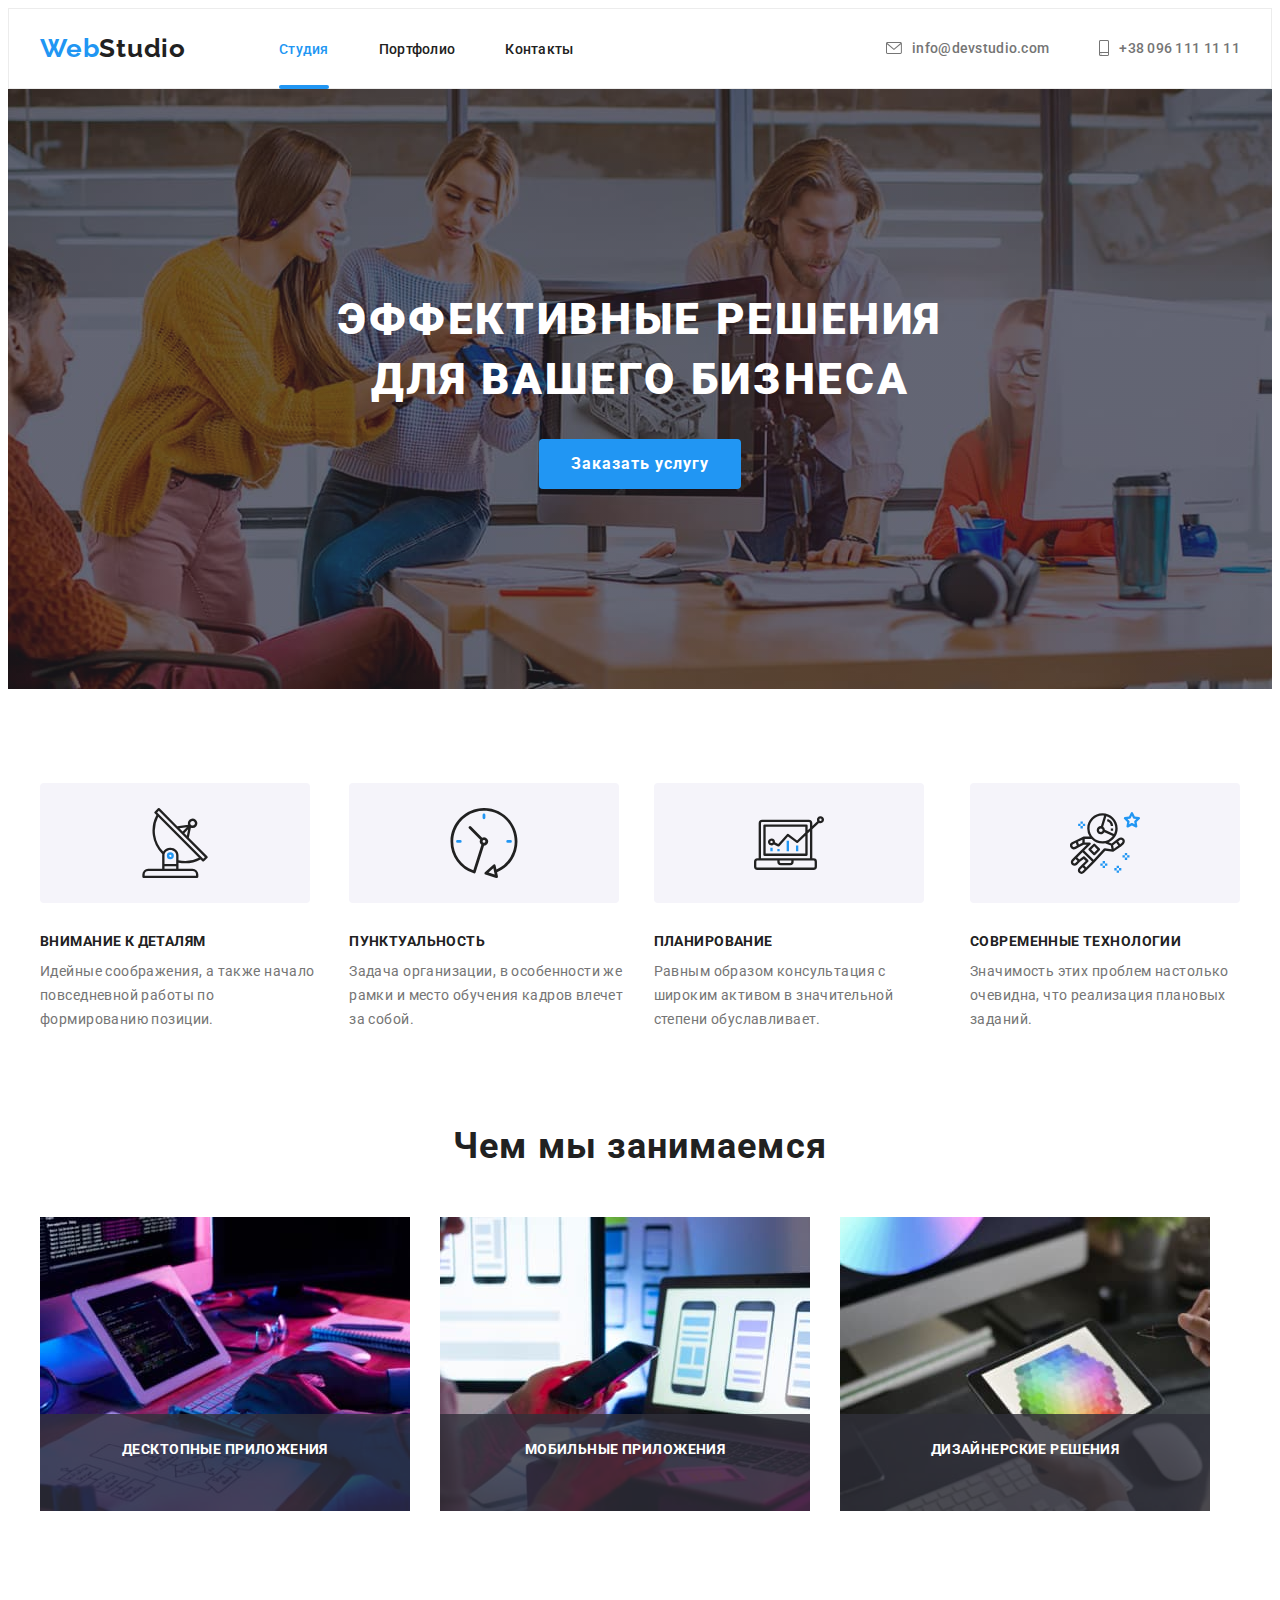
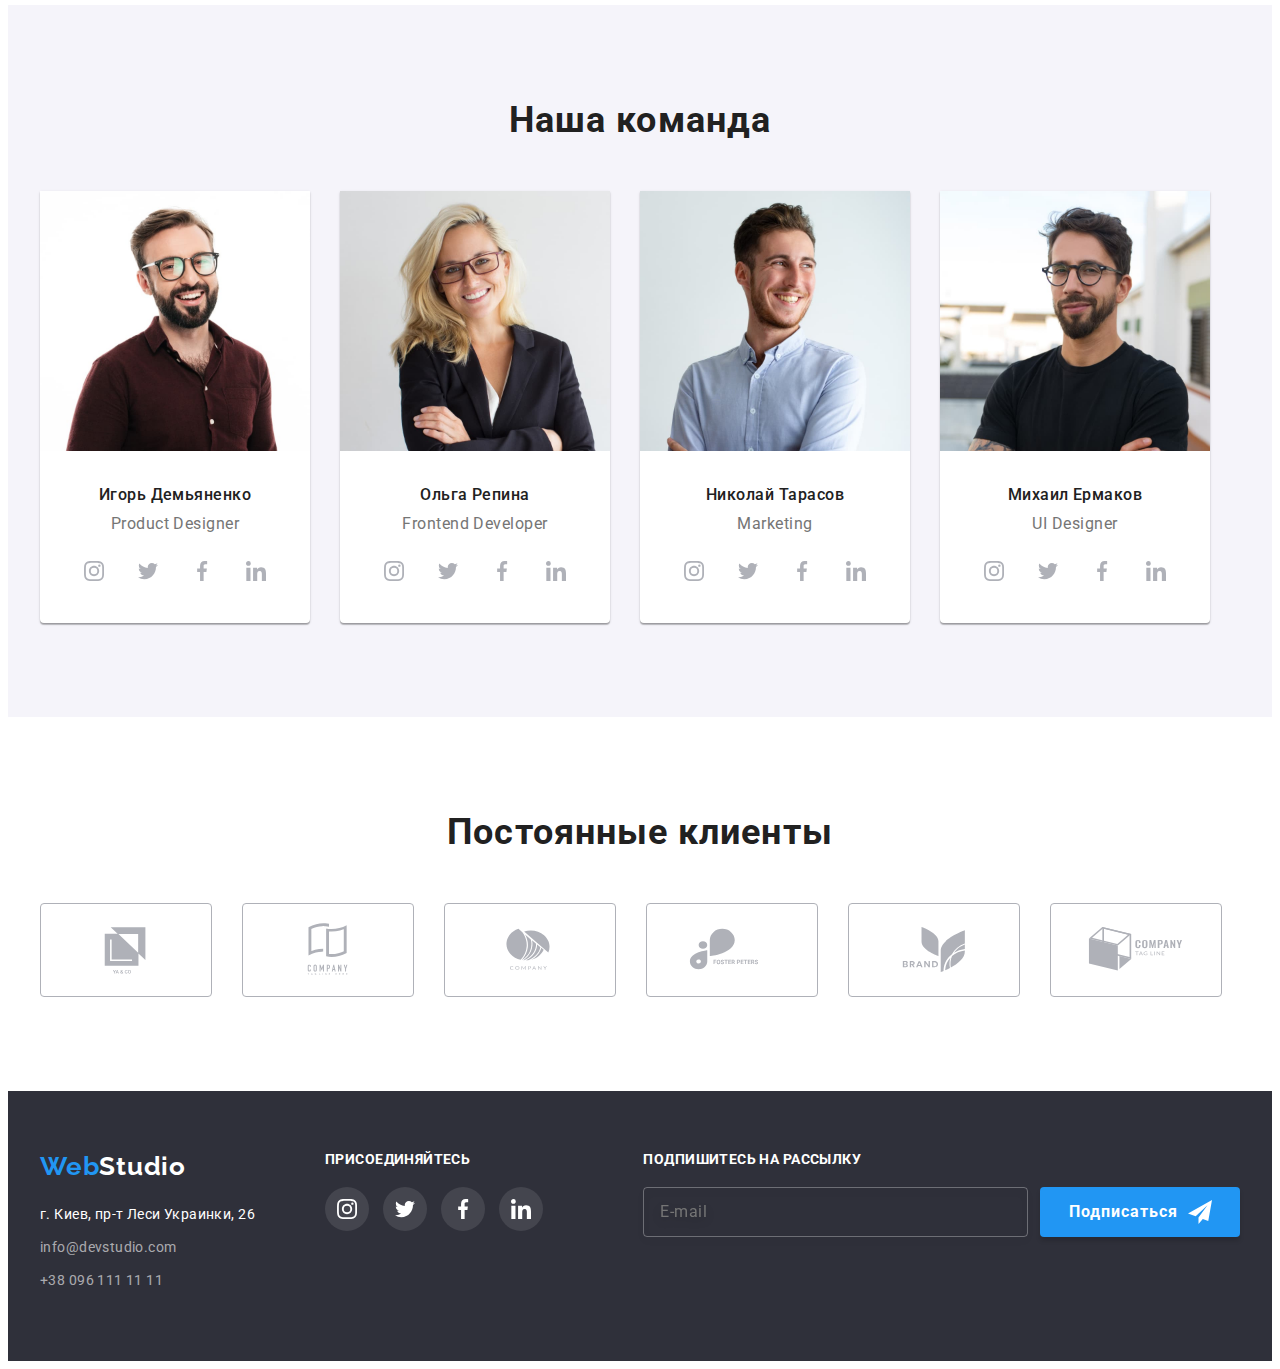
<file: index.html>
<!DOCTYPE html>
<html lang="en">
<head>
    <meta charset="UTF-8">
    <meta http-equiv="X-UA-Compatible" content="IE=edge">
    <meta name="viewport" content="width=device-width, initial-scale=1.0">
    <title>Document</title>
    <link rel="preconnect" href="https://fonts.googleapis.com">
    <link rel="preconnect" href="https://fonts.gstatic.com" crossorigin>
    <link href="https://fonts.googleapis.com/css2?family=Raleway:wght@700&family=Roboto:wght@400;500;700;900&display=swap"
        rel="stylesheet">

        <link rel="stylesheet" href="https://cdnjs.cloudflare.com/ajax/libs/modern-normalize/1.1.0/modern-normalize.min.css"
            integrity="sha512-wpPYUAdjBVSE4KJnH1VR1HeZfpl1ub8YT/NKx4PuQ5NmX2tKuGu6U/JRp5y+Y8XG2tV+wKQpNHVUX03MfMFn9Q=="
            crossorigin="anonymous" referrerpolicy="no-referrer" />
    <link rel="stylesheet" href="./css/main.min.css">
</head>
<body>
 <header class="header">
     <div class="container header-container">
        <nav class="navigation">
     <a href="" class="logo">Web<span class="logo-inner">Studio</span></a>
     <ul class="list-header">
         <li class="list-header__item">
             <a href="" class="list-header__link active-page current">Студия</a>
         </li>
         <li class="list-header__item">
             <a href="./portfolio.html" class="list-header__link">Портфолио</a>
         </li>
         <li class="list-header__item">
             <a href="" class="list-header__link">Контакты</a>
         </li>
        </ul>
        </nav>
        <ul class="list-header auth-nav">
         <li class="list-header__item">
             <a  class="list-header__addres" href="mailto:info@devstudio.com">
                 <svg class="list-header__icon" width="16" height="16">
                     <use href="images/symbol-defs.svg#icon-envelope"></use>
                 </svg>info@devstudio.com</a>
         </li>
         <li class="list-header__item">
             <a class="list-header__addres" href=""><svg class="list-header__icon" width="10" height="16">
                 <use href="images/symbol-defs.svg#icon-smartphone"></use>
             </svg>+38 096 111 11 11</a>
         </li>
     </ul>
    </div>
 </header>
 <main>
     <section class="hero overlay">
        <div class="container hero-button">
       <h1 class="hero__title">Эффективные решения для вашего бизнеса</h1>
       <button data-modal-open type="button" class="hero__btn">Заказать услугу</button>
    </div>
    <div data-modal class="backdrop is-hidden">
        <div class="modal">
            <button data-modal-close class="modal__close">
                <svg class="modal__icon" width="11px" height="11px">
                    <use href="./images/symbol-defs.svg#icon-Vector"></use>
                </svg>
            </button>
            <form class="form">
                <p class="form__text">
                    Оставьте свои данные, мы вам перезвоним
                </p>
                <ul class="form__list">
                    <li class="form__item">
                        <label class="form-lable" for="name">Имя</label>
                        <input
                            class="form__input"
                            type="text"
                            name="name"
                            id="name"
                        />
                        <svg class="form__icon">
                            <use
                                href="./images/symbol-defs.svg#icon-person"
                                width="18"
                                height="18"
                            ></use>
                        </svg>
                    </li>
                    <li class="form__item">
                        <label class="form-lable" for="tel">Телефон</label>
                        <input
                            class="form__input"
                            type="tel"
                            name="tel"
                            id="tel"
                        />
                        <svg class="form__icon">
                            <use
                                href="./images/symbol-defs.svg#icon-phone"
                                width="18"
                                height="18"
                            ></use>
                        </svg>
                    </li>
                    <li class="form__item">
                        <label class="form-lable" for="mail">Почта</label>
                        <input
                            class="form__input"
                            type="email"
                            name="email"
                            id="mail"
                        />
                        <svg class="form__icon">
                            <use
                                href="./images/symbol-defs.svg#icon-mail"
                                width="18"
                                height="18"
                            ></use>
                        </svg>
                    </li>
                    <li class="form__item">
                        <label class="form-lable" for="comment"
                            >Комментарий</label
                        >
                        <textarea
                            class="form__coment"
                            name="comment"
                            id="comment"
                            cols="30"
                            rows="10"
                            placeholder="Введите текст"
                        ></textarea>
                    </li>
                </ul>
                <label class="form-lable checkbox-lable">
                    <input
                        class="checkbox-lable__checkbox"
                        type="checkbox"
                        name="checkbox"
                    /><svg class="checkbox-lable__icon">
                        <use href="./images/symbol-defs.svg#icon-check"></use>
                    </svg>
                    Соглашаюсь с рассылкой и принимаю
                    <a
                        class="checkbox-lable__link"
                        href=""
                        target="_blank"
                        >Условия договора</a
                    ></label
                >
                <button class="button-form" type="submit">Отправить</button>
            </form>
        </div>
    </div>
     </section>
     <section class="about section">
         <div class="container">
        <h2 class="visually-hidden">Наши преимущества</h2>
         <ul class="list-slogan">
             <li class="list-slogan__content">
                 <div class="list-slogan__card">
                     <svg class="list-slogan__icon" width="70" height="70">
                         <use href="images/symbol-defs.svg#icon-antenna-1"></use>
                     </svg>
                 </div>
                 <h3 class="list-slogan__title">Внимание к деталям</h3>
                 <p class="list-slogan__text">Идейные соображения, а также начало повседневной работы по формированию позиции.</p>
             </li>
             <li class="list-slogan__content">
                <div class="list-slogan__card">
                    <svg class="list-slogan__icon" width="70" height="70">
                        <use href="images/symbol-defs.svg#icon-clock-1"></use>
                    </svg>
                </div>
                 <h3 class="list-slogan__title">Пунктуальность</h3>
                 <p class="list-slogan__text">Задача организации, в особенности же рамки и место обучения кадров влечет за собой.</p>
             </li>
             <li class="list-slogan__content">
                <div class="list-slogan__card">
                    <svg class="list-slogan__icon" width="70" height="70">
                        <use href="images/symbol-defs.svg#icon-diagram-1"></use>
                    </svg>
                </div>
                 <h3 class="list-slogan__title">Планирование</h3>
                 <p class="list-slogan__text">Равным образом консультация с широким активом в значительной степени обуславливает.</p>
             </li>
             <li class="list-slogan__content">
                <div class="list-slogan__card">
                    <svg class="list-slogan__icon" width="70" height="70">
                        <use href="images/symbol-defs.svg#icon-astronaut-1"></use>
                    </svg>
                </div>
                 <h3 class="list-slogan__title">Современные технологии</h3>
                 <p class="list-slogan__text">Значимость этих проблем настолько очевидна, что реализация плановых заданий.</p>
             </li>
         </ul>
        </div>
     </section>
     <section class="work section">
         <div class="container">
         <h2 class="caption">Чем мы занимаемся</h2>
         <ul class="work__list">
             <li class="work__img">
                 <img src="./images/box-1.jpg" alt="процесс написания кода" width="370">
                 <h3 class="work__overley">Десктопные приложения</h3>
             </li>
             <li class="work__img">
                 <img src="./images/box-2.jpg" alt="мобильная разработка" width="370">
                <h3 class="work__overley">Мобильные приложения</h3>
             </li>
             <li class="work__img">
                 <img src="./images/box-3.jpg" alt="графический дизайн" width="370">
                <h3 class="work__overley">Дизайнерские решения</h3>
             </li>
         </ul>
        </div>
     </section>
     <section class="staff section">
         <div class="container">
        <h2 class="caption">Наша команда</h2>
         <ul class="list-staff staff-element">
             <li class="list-staff__img">
                 <img src="./images/staff-1.jpg" alt="фото дизайнера" width="270">
            <div class="list-staff__content">
                 <h3 class="list-staff__caption">Игорь Демьяненко</h3>
                 <p class="list-staff__desc">Product Designer</p>
                 <ul class="list-social-media">
                     <li class="list-social-media__item">
                         <a href="" class="list-social-media__link">
                             <svg class="list-social-media__icon" width="20" height="20">
                                 <use href="images/symbol-defs.svg#icon-instagram-2"></use>
                             </svg>
                         </a>
                     </li>
                    <li class="list-social-media__item">
                        <a href="" class="list-social-media__link">
                            <svg class="list-social-media__icon" width="20" height="20">
            <use href="images/symbol-defs.svg#icon-twitter-1"></use>
        </svg>
    </a>
                    </li>
                    <li class="list-social-media__item">
    <a href="" class="list-social-media__link">
        <svg class="list-social-media__icon" width="20" height="20">
            <use href="images/symbol-defs.svg#icon-facebook-1"></use>
        </svg>
    </a>
                    </li>
                    <li class="list-social-media__item">
    <a href="" class="list-social-media__link">
        <svg class="list-social-media__icon" width="20" height="20">
            <use href="images/symbol-defs.svg#icon-linkedin-1"></use>
        </svg>
    </a>
                    </li>
                 </ul>
                </div>
             </li>
             <li class="list-staff__img">
                 <img src="./images/staff-2.jpg" alt="фото разработчика" width="270">
                <div class="list-staff__content">
                 <h3 class="list-staff__caption">Ольга Репина</h3>
                 <p class="list-staff__desc">Frontend Developer</p>
                                <ul class="list-social-media">
                                    <li class="list-social-media__item">
                                        <a href="" class="list-social-media__link">
                                            <svg class="list-social-media__icon" width="20" height="20">
                                                <use href="images/symbol-defs.svg#icon-instagram-2"></use>
                                            </svg>
                                        </a>
                                    </li>
                                    <li class="list-social-media__item">
                                        <a href="" class="list-social-media__link">
                                            <svg class="list-social-media__icon" width="20" height="20">
                                                <use href="images/symbol-defs.svg#icon-twitter-1"></use>
                                            </svg>
                                        </a>
                                    </li>
                                    <li class="list-social-media__item">
                                        <a href="" class="list-social-media__link">
                                            <svg class="list-social-media__icon" width="20" height="20">
                                                <use href="images/symbol-defs.svg#icon-facebook-1"></use>
                                            </svg>
                                        </a>
                                    </li>
                                    <li class="list-social-media__item">
                                        <a href="" class="list-social-media__link">
                                            <svg class="list-social-media__icon" width="20" height="20">
                                                <use href="images/symbol-defs.svg#icon-linkedin-1"></use>
                                            </svg>
                                        </a>
                                    </li>
                                </ul>
                </div>
             </li>
             <li class="list-staff__img">
                 <img src="./images/staff-3.jpg" alt="фото маркетолога" width="270">
                <div class="list-staff__content">
                 <h3 class="list-staff__caption">Николай Тарасов</h3>
                 <p class="list-staff__desc">Marketing</p>
                                <ul class="list-social-media">
                                    <li class="list-social-media__item">
                                        <a href="" class="list-social-media__link">
                                            <svg class="list-social-media__icon" width="20" height="20">
                                                <use href="images/symbol-defs.svg#icon-instagram-2"></use>
                                            </svg>
                                        </a>
                                    </li>
                                    <li class="list-social-media__item">
                                        <a href="" class="list-social-media__link">
                                            <svg class="list-social-media__icon" width="20" height="20">
                                                <use href="images/symbol-defs.svg#icon-twitter-1"></use>
                                            </svg>
                                        </a>
                                    </li>
                                    <li class="list-social-media__item">
                                        <a href="" class="list-social-media__link">
                                            <svg class="list-social-media__icon" width="20" height="20">
                                                <use href="images/symbol-defs.svg#icon-facebook-1"></use>
                                            </svg>
                                        </a>
                                    </li>
                                    <li class="list-social-media__item">
                                        <a href="" class="list-social-media__link">
                                            <svg class="list-social-media__icon" width="20" height="20">
                                                <use href="images/symbol-defs.svg#icon-linkedin-1"></use>
                                            </svg>
                                        </a>
                                    </li>
                                </ul>
                </div>
             </li>
             <li class="list-staff__img">
                 <img src="./images/staff-4.jpg" alt="фото дизайнера" width="270">
                <div class="list-staff__content">
                 <h3 class="list-staff__caption">Михаил Ермаков</h3>
                 <p class="list-staff__desc">UI Designer</p>
                                <ul class="list-social-media">
                                    <li class="list-social-media__item">
                                        <a href="" class="list-social-media__link">
                                            <svg class="list-social-media__icon" width="20" height="20">
                                                <use href="images/symbol-defs.svg#icon-instagram-2"></use>
                                            </svg>
                                        </a>
                                    </li>
                                    <li class="list-social-media__item">
                                        <a href="" class="list-social-media__link">
                                            <svg class="list-social-media__icon" width="20" height="20">
                                                <use href="images/symbol-defs.svg#icon-twitter-1"></use>
                                            </svg>
                                        </a>
                                    </li>
                                    <li class="list-social-media__item">
                                        <a href="" class="list-social-media__link">
                                            <svg class="list-social-media__icon" width="20" height="20">
                                                <use href="images/symbol-defs.svg#icon-facebook-1"></use>
                                            </svg>
                                        </a>
                                    </li>
                                    <li class="list-social-media__item">
                                        <a href="" class="list-social-media__link">
                                            <svg class="list-social-media__icon" width="20" height="20">
                                                <use href="images/symbol-defs.svg#icon-linkedin-1"></use>
                                            </svg>
                                        </a>
                                    </li>
                                </ul>
                </div>
             </li>
         </ul>
        </div>
     </section>
 <section class="section-clients section">
     <div class="container">
         <h2 class="caption">Постоянные клиенты</h2>
<ul class="list-clients">
    <li class="list-clients__item">
        <a href="" class="list-clients__link">
            <svg class="list-clients__icon" width="106" height="60">
                <use href="images/symbol-defs.svg#icon-Logo"></use>
            </svg>
        </a>
    </li>
    <li class="list-clients__item">
        <a href="" class="list-clients__link">
            <svg class="list-clients__icon" width="106" height="60">
                <use href="images/symbol-defs.svg#icon-Logo-1"></use>
            </svg>
        </a>
    </li>
    <li class="list-clients__item">
        <a href="" class="list-clients__link">
            <svg class="list-clients__icon" width="106" height="60">
                <use href="images/symbol-defs.svg#icon-Logo-2"></use>
            </svg>
        </a>
    </li>
    <li class="list-clients__item">
        <a href="" class="list-clients__link">
            <svg class="list-clients__icon" width="106" height="60">
                <use href="images/symbol-defs.svg#icon-Logo-3"></use>
            </svg>
        </a>
    </li>
    <li class="list-clients__item">
        <a href="" class="list-clients__link">
            <svg class="list-clients__icon" width="106" height="60">
                <use href="images/symbol-defs.svg#icon-Logo-4"></use>
            </svg>
        </a>
    </li>
    <li class="list-clients__item">
        <a href="" class="list-clients__link">
            <svg class="list-clients__icon" width="106" height="60">
                <use href="images/symbol-defs.svg#icon-Logo-5"></use>
            </svg>
        </a>
    </li>
</ul>
     </div>
 </section>
</main>
<footer class="footer">
    <div class="container footer-container">
        <div>
    <a  class="logo-footer" href="">Web<span class="logo-footer-inner">Studio</span></a>
    <address class="footer-addres">г. Киев, пр-т Леси Украинки, 26</address>
    <ul class="list-footer">
<li class="list-footer__item">
    <a href="" class="list-footer__contact">info@devstudio.com</a>
</li>
<li class="list-footer__item">
    <a href="" class="list-footer__contact">+38 096 111 11 11</a>
</li>
    </ul>  
</div>
<div class="footer-join">
    <p class="join-text">присоединяйтесь</p>
    <ul class="footer-social-media">
        <li class="footer-social-media__item">
            <a href="" class="footer-social-media__link">
                <svg class="footer-social-media__icon" width="20" height="20">
                    <use href="images/symbol-defs.svg#icon-instagram-2"></use>
                </svg>
            </a>
        </li>
        <li class="footer-social-media__item">
            <a href="" class="footer-social-media__link">
                <svg class="footer-social-media__icon" width="20" height="20">
                    <use href="images/symbol-defs.svg#icon-twitter-1"></use>
                </svg>
            </a>
        </li>
        <li class="footer-social-media__item">
            <a href="" class="footer-social-media__link">
                <svg class="footer-social-media__icon" width="20" height="20">
                    <use href="images/symbol-defs.svg#icon-facebook-1"></use>
                </svg>
            </a>
        </li>
        <li class="footer-social-media__item">
            <a href="" class="footer-social-media__link">
                <svg class="footer-social-media__icon" width="20" height="20">
                    <use href="images/symbol-defs.svg#icon-linkedin-1"></use>
                </svg>
            </a>
        </li>
    </ul>
    </div>
    <form class="form-mail">
        <p class="form-mail__title">Подпишитесь на рассылку</p>
        <div class="form-mail__block">
            <input
                type="text"
                name="email"
                id="email"
                placeholder="E-mail"
            />
            <button class="subscribe-btn" type="submit">
                Подписаться
                <svg class="subscribe-btn__icon" width="24" height="24">
                    <use href="./images/symbol-defs.svg#icon-telegram"></use>
                </svg>
            </button>
        </div>
    </form>
</div>
</footer>
<script src="./js/modal.js"></script>
</body>
</html>
</file>
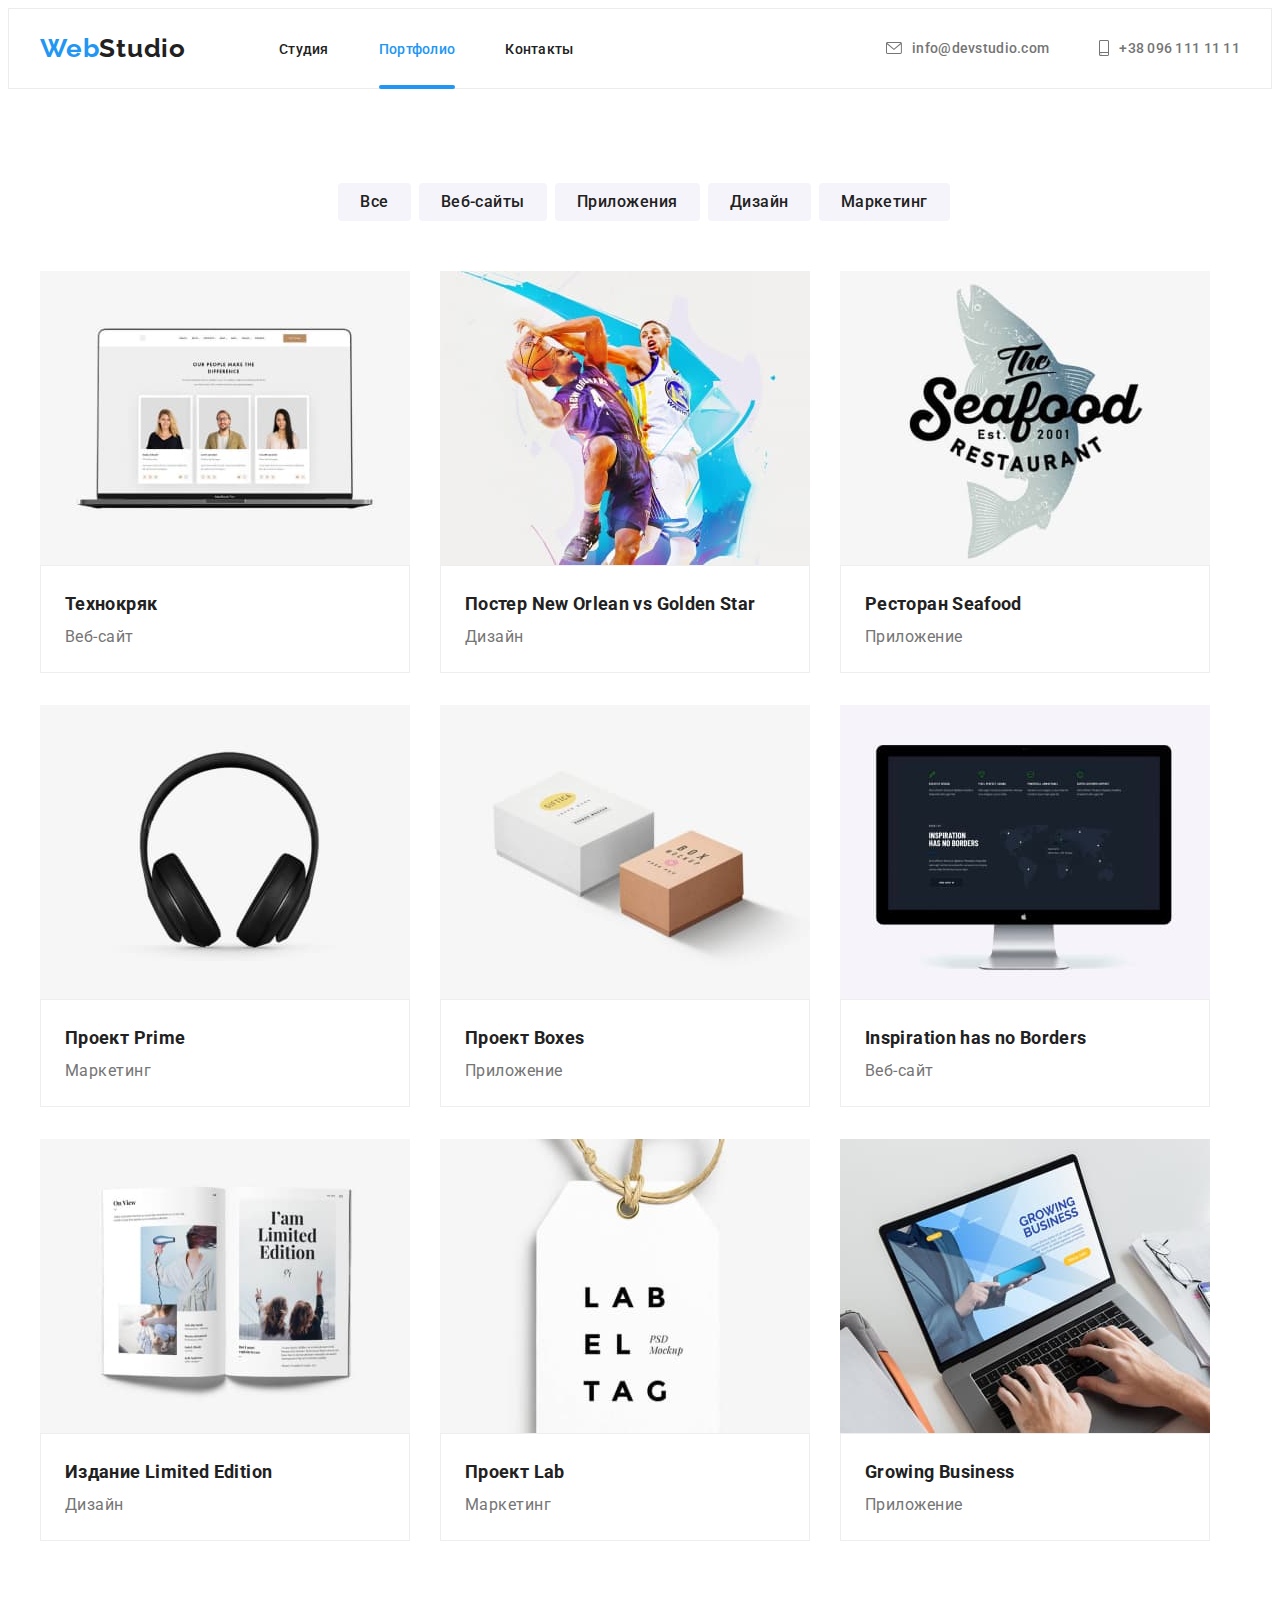
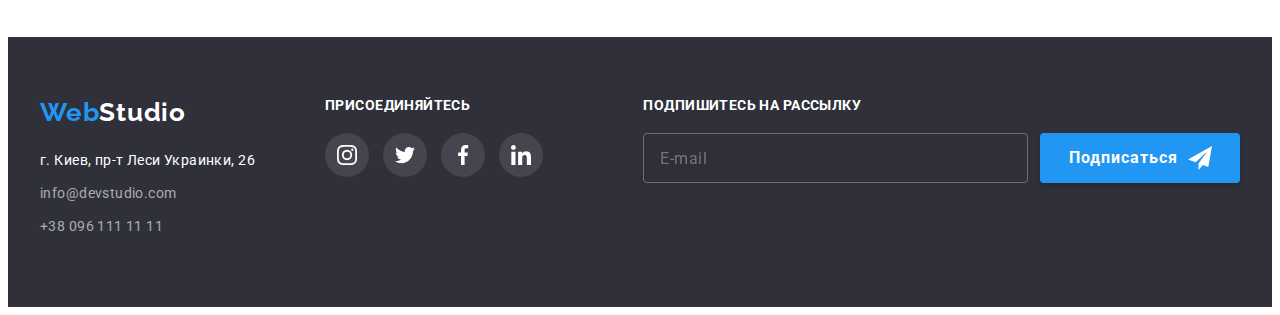
<file: portfolio.html>
<!DOCTYPE html>
<html lang="en">
<head>
    <meta charset="UTF-8">
    <meta http-equiv="X-UA-Compatible" content="IE=edge">
    <meta name="viewport" content="width=device-width, initial-scale=1.0">
    <title>Document</title>
        <link rel="preconnect" href="https://fonts.googleapis.com">
        <link rel="preconnect" href="https://fonts.gstatic.com" crossorigin>
        <link href="https://fonts.googleapis.com/css2?family=Raleway:wght@700&family=Roboto:wght@400;500;700;900&display=swap"
            rel="stylesheet">
            <link rel="stylesheet" href="https://cdnjs.cloudflare.com/ajax/libs/modern-normalize/1.1.0/modern-normalize.min.css"
                integrity="sha512-wpPYUAdjBVSE4KJnH1VR1HeZfpl1ub8YT/NKx4PuQ5NmX2tKuGu6U/JRp5y+Y8XG2tV+wKQpNHVUX03MfMFn9Q=="
                crossorigin="anonymous" referrerpolicy="no-referrer" />
        <link rel="stylesheet" href="./css/main.min.css">
</head>
<body>
<header class="header">
    <div class="container header-container">
        <nav class="navigation">
            <a href="" class="logo">Web<span class="logo-inner">Studio</span></a>
            <ul class="list-header">
                <li class="list-header__item">
                    <a href="./index.html" class="list-header__link">Студия</a>
                </li>
                <li class="list-header__item">
                    <a href="" class="list-header__link active-page current">Портфолио</a>
                </li>
                <li class="list-header__item">
                    <a href="" class="list-header__link">Контакты</a>
                </li>
            </ul>
        </nav>
        <ul class="list-header auth-nav">
            <li class="list-header__item">
                <a class="list-header__addres" href="mailto:info@devstudio.com">
                    <svg class="list-header__icon" width="16" height="16">
                        <use href="images/symbol-defs.svg#icon-envelope"></use>
                    </svg>info@devstudio.com</a>
            </li>
            <li class="list-header__item">
                <a class="list-header__addres" href=""><svg class="list-header__icon" width="10" height="16">
                        <use href="images/symbol-defs.svg#icon-smartphone"></use>
                    </svg>+38 096 111 11 11</a>
            </li>
        </ul>
    </div>
</header>
    <main>
        <section class="section">
        <div class="container">
        <h1 class="visually-hidden">Портфолио</h1>
        <ul class="btn">
            <li class="btn__navigation"><button type="button" class="btn__text">Все</button></li>
            <li class="btn__navigation"><button type="button" class="btn__text">Веб-сайты</button></li>
            <li class="btn__navigation"><button type="button" class="btn__text">Приложения</button></li>
            <li class="btn__navigation"><button type="button" class="btn__text">Дизайн</button></li>
            <li class="btn__navigation"><button type="button" class="btn__text">Маркетинг</button></li>
        </ul>
        <ul class="list-btn portfolio-element">
            <li class="portfolio-element__card">
                <a href="" class="portfolio-element__link">
                    <div class="project-description-translate">
                <img class="project-description-translate__image" src="./images/project-1.jpg" alt="Изображение сайта" width="370">
                <p class="project-description-translate__text">
                    Технокряк это современная площадка распространения коронавируса. Компании используют эту платформу для цифрового
                    шпионажа и атак на защищённые сервера конкурентов.
                </p>
                </div>
                <div class="context">
                <h2 class="context__item">Технокряк</h2>
                <p class="context__text">Веб-сайт</p>
                </div>
                </a>
            </li>
            <li class="portfolio-element__card">
                <a href="" class="portfolio-element__link">
                    <div class="project-description-translate">
                <img class="project-description-translate__image" src="./images/project-2.jpg" alt="Дизайн постера" width="370">
                <p class="project-description-translate__text">
                    Технокряк это современная площадка распространения коронавируса. Компании используют эту платформу для цифрового
                    шпионажа и атак на защищённые сервера конкурентов.
                </p>
                </div>
                <div class="context">
                <h2 class="context__item">Постер <span lang="en">New Orlean vs Golden Star</span></h2>
                <p class="context__text">Дизайн</p>
                </div>
                </a>
            </li>
            <li class="portfolio-element__card">
                <a href="" class="portfolio-element__link">
                    <div class="project-description-translate">
                <img class="project-description-translate__image" src="./images/project-3.jpg" alt="Логотип ресторана" width="370">
                <p class="project-description-translate__text">
                    Технокряк это современная площадка распространения коронавируса. Компании используют эту платформу для цифрового
                    шпионажа и атак на защищённые сервера конкурентов.
                </p>
                </div>
                <div class="context">
                <h2 class="context__item">Ресторан <span lang="en">Seafood</span></h2>
                <p class="context__text">Приложение</p>
                </div>
                </a>
            </li>
            <li class="portfolio-element__card">
                <a href="" class="portfolio-element__link">
                    <div class="project-description-translate">
                <img class="project-description-translate__image" src="./images/project-4.jpg" alt="Наушники" width="370">
                <p class="project-description-translate__text">
                    Технокряк это современная площадка распространения коронавируса. Компании используют эту платформу для цифрового
                    шпионажа и атак на защищённые сервера конкурентов.
                </p>
                </div>
                <div class="context">
                <h2 class="context__item">Проект <span lang="en">Prime</span></h2>
                <p class="context__text">Маркетинг</p>
                </div>
                </a>
            </li>
            <li class="portfolio-element__card">
                <a href="" class="portfolio-element__link">
                    <div class="project-description-translate">
                <img class="project-description-translate__image" src="./images/project-5.jpg" alt="Картонные коробки" width="370">
                <p class="project-description-translate__text">
                    Технокряк это современная площадка распространения коронавируса. Компании используют эту платформу для цифрового
                    шпионажа и атак на защищённые сервера конкурентов.
                </p>
                </div>
                <div class="context">
                <h2 class="context__item">Проект <span lang="en">Boxes</span></h2>
                <p class="context__text">Приложение</p>
                </div>
                </a>
            </li>
            <li class="portfolio-element__card">
                <a href="" class="portfolio-element__link">
                    <div class="project-description-translate">
                <img class="project-description-translate__image" src="./images/project-6.jpg" alt="Персональный компютер" width="370">
                <p class="project-description-translate__text">
                    Технокряк это современная площадка распространения коронавируса. Компании используют эту платформу для цифрового
                    шпионажа и атак на защищённые сервера конкурентов.
                </p>
                </div>
                <div class="context">
                <h2 class="context__item"> <span lang="en">Inspiration has no Borders</span></h2>
                <p class="context__text">Веб-сайт</p>
                </div>
                </a>
            </li>
            <li class="portfolio-element__card">
                <a href="" class="portfolio-element__link">
                    <div class="project-description-translate">
                <img class="project-description-translate__image" src="./images/project-7.jpg" alt="Книга" width="370">
                <p class="project-description-translate__text">
                    Технокряк это современная площадка распространения коронавируса. Компании используют эту платформу для цифрового
                    шпионажа и атак на защищённые сервера конкурентов.
                </p>
                </div>
                <div class="context">
                <h2 class="context__item">Издание <span lang="en">Limited Edition</span></h2>
                <p class="context__text">Дизайн</p>
                </div>
                </a>
            </li>
            <li class="portfolio-element__card">
                <a href="" class="portfolio-element__link">
                    <div class="project-description-translate">
                <img class="project-description-translate__image" src="./images/project-8.jpg" alt="Название проекта" width="370">
                <p class="project-description-translate__text">
                    Технокряк это современная площадка распространения коронавируса. Компании используют эту платформу для цифрового
                    шпионажа и атак на защищённые сервера конкурентов.
                </p>
                </div>
                <div class="context">
                <h2 class="context__item">Проект <span lang="en">Lab</span></h2>
                <p class="context__text">Маркетинг</p>
                </div>
                </a>
            </li>
            <li class="portfolio-element__card">
                <a href="" class="portfolio-element__link">
                    <div class="project-description-translate">
                <img class="project-description-translate__image" src="./images/project-9.jpg" alt="Ноутбук" width="370">
                <p class="project-description-translate__text">
                    Технокряк это современная площадка распространения коронавируса. Компании используют эту платформу для цифрового
                    шпионажа и атак на защищённые сервера конкурентов.
                </p>
                </div>
                <div class="context">
                <h2 class="context__item"><span lang="en">Growing Business</span></h2>
                <p class="context__text">Приложение</p>
                </div>
                </a>
            </li>
        </ul>
        </div>
        </section>
    </main>
<footer class="footer">
    <div class="container footer-container">
        <div>
            <a class="logo-footer" href="">Web<span class="logo-footer-inner">Studio</span></a>
            <address class="footer-addres">г. Киев, пр-т Леси Украинки, 26</address>
            <ul class="list-footer">
                <li class="list-footer__item">
                    <a href="" class="list-footer__contact">info@devstudio.com</a>
                </li>
                <li class="list-footer__item">
                    <a href="" class="list-footer__contact">+38 096 111 11 11</a>
                </li>
            </ul>
        </div>
        <div class="footer-join">
            <p class="join-text">присоединяйтесь</p>
            <ul class="footer-social-media">
                <li class="footer-social-media__item">
                    <a href="" class="footer-social-media__link">
                        <svg class="footer-social-media__icon" width="20" height="20">
                            <use href="images/symbol-defs.svg#icon-instagram-2"></use>
                        </svg>
                    </a>
                </li>
                <li class="footer-social-media__item">
                    <a href="" class="footer-social-media__link">
                        <svg class="footer-social-media__icon" width="20" height="20">
                            <use href="images/symbol-defs.svg#icon-twitter-1"></use>
                        </svg>
                    </a>
                </li>
                <li class="footer-social-media__item">
                    <a href="" class="footer-social-media__link">
                        <svg class="footer-social-media__icon" width="20" height="20">
                            <use href="images/symbol-defs.svg#icon-facebook-1"></use>
                        </svg>
                    </a>
                </li>
                <li class="footer-social-media__item">
                    <a href="" class="footer-social-media__link">
                        <svg class="footer-social-media__icon" width="20" height="20">
                            <use href="images/symbol-defs.svg#icon-linkedin-1"></use>
                        </svg>
                    </a>
                </li>
            </ul>
        </div>
        <form class="form-mail">
            <p class="form-mail__title">Подпишитесь на рассылку</p>
            <div class="form-mail__block">
                <input type="text" name="email" id="email" placeholder="E-mail" />
                <button class="subscribe-btn" type="submit">
                    Подписаться
                    <svg class="subscribe-btn__icon" width="24" height="24">
                        <use href="./images/symbol-defs.svg#icon-telegram"></use>
                    </svg>
                </button>
            </div>
        </form>
    </div>
</footer>
</body>
</html>
</file>
<file: css/main.min.css>
:root{--header-text-color: #212121;--accent-text-color: #2196f3;--header-tel-color: #757575;--hero-text-color: #ffffff;--btn-color: #2196f3;--title-color: #212121;--footer-tel-color: rgba(255, 255, 255, 0.6);--icon-color: #afb1b8}p,h1,h2,h3,h4,h5,h6{margin:0}ul{margin:0;padding:0}.list-header{list-style:none}a{text-decoration:none}body{font-family:"Roboto",sans-serif;color:#757575}.container{width:1200px;padding-left:15px;padding-right:15px;margin:0 auto}.section{padding-top:94px;padding-bottom:94px}.visually-hidden{position:absolute;width:1px;height:1px;margin:-1px;padding:0;overflow:hidden;border:0;clip:rect(0 0 0 0)}header{border:1px solid #ececec}.header{padding-top:24px;padding-bottom:24px}.list-header{margin-left:auto;margin-left:93px}.list-header{display:-webkit-box;display:-ms-flexbox;display:flex}.list-header__item+.list-header__item{margin-left:50px}.navigation{display:-webkit-box;display:-ms-flexbox;display:flex;-webkit-box-align:center;-ms-flex-align:center;align-items:center}.logo{font-family:"Raleway",sans-serif;font-weight:bold;font-size:26px;line-height:1.19;letter-spacing:.03em;color:#2196f3}.logo-inner{color:var(--header-text-color)}.list-header__link{padding-top:32px;padding-bottom:32px;font-weight:500;font-size:14px;line-height:calc(16 / 14);letter-spacing:.02em;color:var(--header-text-color);-webkit-transition:color 250ms cubic-bezier(0.4, 0, 0.2, 1);transition:color 250ms cubic-bezier(0.4, 0, 0.2, 1)}.list-header__link:hover,.list-header__link:focus{color:var(--accent-text-color)}.current{position:relative}.current::after{content:"";width:100%;height:4px;border-radius:2px;position:absolute;left:0;bottom:0;background-color:var(--accent-text-color)}.active-page{color:var(--accent-text-color)}.auth-nav .list-header__item+.list-header__item{margin-left:50px}.auth-nav{margin-left:auto}.list-header__icon{margin-right:10px;fill:currentColor}.list-header__icon:hover{fill:var(--accent-text-color)}.list-header__addres{display:-webkit-box;display:-ms-flexbox;display:flex;-webkit-box-align:center;-ms-flex-align:center;align-items:center;font-weight:500;font-size:14px;line-height:calc(16 / 14);letter-spacing:.02em;color:var(--header-tel-color);-webkit-transition:color 250ms cubic-bezier(0.4, 0, 0.2, 1);transition:color 250ms cubic-bezier(0.4, 0, 0.2, 1)}.list-header__addres:hover,.list-header__addres:focus{color:var(--accent-text-color)}.header-container{display:-webkit-box;display:-ms-flexbox;display:flex;-webkit-box-align:center;-ms-flex-align:center;align-items:center}.hero{display:-webkit-box;display:-ms-flexbox;display:flex;padding-top:200px;padding-bottom:200px;-webkit-box-align:center;-ms-flex-align:center;align-items:center;background-color:#2f303a;background-image:-webkit-gradient(linear, left top, left bottom, from(rgba(47, 48, 58, 0.4)), to(rgba(47, 48, 58, 0.4))),url(../images/hero-bg.jpg);background-image:linear-gradient(rgba(47, 48, 58, 0.4), rgba(47, 48, 58, 0.4)),url(../images/hero-bg.jpg);background-repeat:no-repeat;background-position:center;background-size:cover;text-align:center;max-width:1600px;margin:0 auto}.hero__title{width:696px;margin-left:auto;margin-right:auto;margin-bottom:30px;font-weight:900;font-size:44px;line-height:calc(60 / 44);text-align:center;letter-spacing:.06em;text-transform:uppercase;color:var(--hero-text-color)}.hero__btn{padding-top:10px;padding-bottom:10px;padding-right:32px;padding-left:32px;font-family:"Roboto";border:none;border-radius:4px;font-style:normal;font-weight:bold;font-size:16px;line-height:calc(30 / 16);letter-spacing:.06em;color:#fff;background-color:var(--accent-text-color)}.hero__btn{cursor:pointer}.list-slogan__card{display:-webkit-box;display:-ms-flexbox;display:flex;-webkit-box-align:center;-ms-flex-align:center;align-items:center;-webkit-box-pack:center;-ms-flex-pack:center;justify-content:center;margin-bottom:30px;width:270px;height:120px;background:#f5f4fa;border-radius:4px}.list-slogan{list-style:none;display:-webkit-box;display:-ms-flexbox;display:flex;margin-left:auto;margin-right:auto}.list-slogan__title{margin-bottom:10px;font-weight:bold;font-size:14px;line-height:calc(16 / 14);letter-spacing:.03em;text-transform:uppercase;color:var(--title-color)}.list-slogan__text{font-size:14px;line-height:calc(24 / 14);letter-spacing:.03em}.caption{margin-bottom:50px;font-weight:bold;font-size:36px;line-height:calc(42 / 36);letter-spacing:.03em;color:var(--title-color)}.list-slogan__content{width:calc((100%-90px) / 4);margin-right:30px}.list-slogan__content:nth-child(4n){margin-right:0}.about{padding-bottom:0}.work__list{list-style:none;display:-webkit-box;display:-ms-flexbox;display:flex}.work__img{display:-webkit-box;display:-ms-flexbox;display:flex;-ms-flex-wrap:wrap;flex-wrap:wrap;margin-right:30px}.work__img{position:relative}.work__overley{position:absolute;width:370px;height:70px;bottom:0px;padding-top:27px;background:rgba(47,48,58,.8);font-style:normal;font-weight:bold;font-size:14px;line-height:calc(16 / 14);text-align:center;letter-spacing:.03em;text-transform:uppercase;color:#fff}.list-staff{list-style:none}.staff-element{display:-webkit-box;display:-ms-flexbox;display:flex;-ms-flex-wrap:nowrap;flex-wrap:nowrap}.list-staff__img{width:270px;margin-right:30px;background-color:var(--hero-text-color);-webkit-box-shadow:0px 1px 3px rgba(0,0,0,.12),0px 1px 1px rgba(0,0,0,.14),0px 2px 1px rgba(0,0,0,.2);box-shadow:0px 1px 3px rgba(0,0,0,.12),0px 1px 1px rgba(0,0,0,.14),0px 2px 1px rgba(0,0,0,.2);border-radius:0px 0px 4px 4px}.list-staff__img:nth-child(4n){margin-right:0}.caption{text-align:center}.staff{background:#f5f4fa}.list-staff__content{padding-top:30px;padding-bottom:30px;text-align:center}.list-staff__caption{font-weight:500;font-size:16px;line-height:calc(19 / 16);letter-spacing:.03em;color:var(--title-color)}.list-staff__desc{font-size:16px;line-height:calc(19 / 16);letter-spacing:.03em;padding-top:10px;margin-bottom:16px}.list-social-media{list-style:none;display:-webkit-box;display:-ms-flexbox;display:flex;-webkit-box-pack:center;-ms-flex-pack:center;justify-content:center}.list-social-media__item+.list-social-media__item{margin-left:10px}.list-social-media__link{width:44px;height:44px;border-radius:50%;display:-webkit-box;display:-ms-flexbox;display:flex;-webkit-box-align:center;-ms-flex-align:center;align-items:center;-webkit-box-pack:center;-ms-flex-pack:center;justify-content:center;color:var(--icon-color);-webkit-transition:background-color 250ms cubic-bezier(0.4, 0, 0.2, 1);transition:background-color 250ms cubic-bezier(0.4, 0, 0.2, 1)}.list-social-media__link:hover,.list-social-media__link:focus{background-color:var(--accent-text-color)}.list-social-media__icon{fill:currentColor}.list-social-media__link:hover .list-social-media__icon .list-social-media__link:focus .list-social-media__icon{background-color:var(--accent-text-color);fill:#fff}.list-social-media__link:hover,.list-social-media__link:focus{color:#fff}.list-clients{list-style:none;display:-webkit-box;display:-ms-flexbox;display:flex}.list-clients__item{display:-webkit-inline-box;display:-ms-inline-flexbox;display:inline-flex;-webkit-box-pack:center;-ms-flex-pack:center;justify-content:center;-webkit-box-align:center;-ms-flex-align:center;align-items:center}.list-clients__item:not(:last-child){padding-right:30px}.list-clients__link{display:-webkit-box;display:-ms-flexbox;display:flex;-webkit-box-pack:center;-ms-flex-pack:center;justify-content:center;-webkit-box-align:center;-ms-flex-align:center;align-items:center;width:170px;height:92px;border-radius:4px;border:1px solid var(--icon-color);color:var(--icon-color);-webkit-transition:color 250ms cubic-bezier(0.4, 0, 0.2, 1);transition:color 250ms cubic-bezier(0.4, 0, 0.2, 1)}.list-clients__link:hover,.list-clients__link:focus{border:1px solid var(--accent-text-color);color:var(--accent-text-color)}.list-clients__icon{width:106px;height:60px;fill:currentColor}.btn{display:-webkit-box;display:-ms-flexbox;display:flex;-webkit-box-pack:center;-ms-flex-pack:center;justify-content:center;list-style:none;margin-bottom:50px}.list-btn{list-style:none}.portfolio-element__link{display:block;-webkit-transition:-webkit-transform 250ms cubic-bezier(0.4, 0, 0.2, 1);transition:-webkit-transform 250ms cubic-bezier(0.4, 0, 0.2, 1);transition:transform 250ms cubic-bezier(0.4, 0, 0.2, 1);transition:transform 250ms cubic-bezier(0.4, 0, 0.2, 1), -webkit-transform 250ms cubic-bezier(0.4, 0, 0.2, 1)}.portfolio-element__link:hover,.portfolio-element__link:focus{-webkit-box-shadow:0px 1px 1px rgba(0,0,0,.12),0px 4px 4px rgba(0,0,0,.6),1px 4px 6px rgba(0,0,0,.16);box-shadow:0px 1px 1px rgba(0,0,0,.12),0px 4px 4px rgba(0,0,0,.6),1px 4px 6px rgba(0,0,0,.16)}.portfolio-conteiner{width:1230px;padding-left:15px;padding-right:15px;margin-left:auto;margin-right:auto}.portfolio-element{display:-webkit-box;display:-ms-flexbox;display:flex;-ms-flex-wrap:wrap;flex-wrap:wrap}.portfolio-element__card{width:370px;height:404px;margin-right:30px;margin-bottom:30px;-webkit-box-sizing:border-box;box-sizing:border-box}.portfolio-element__card:nth-child(3n){margin-right:0}.portfolio-element__card:nth-last-child(-n+3){margin-bottom:0}.project-description-translate__image{display:block;max-width:100%;height:auto}.context{padding-left:24px;padding-right:24px;padding-top:20px;padding-bottom:20px;border:1px solid #eee}.btn__text{font-family:inherit;font-weight:500;font-size:16px;line-height:1.63;text-align:center;letter-spacing:.03em;color:var(--title-color);padding:6px 22px;border:0px;background:#f5f4fa;border-radius:4px;-webkit-transition:background-color 250ms cubic-bezier(0.4, 0, 0.2, 1);transition:background-color 250ms cubic-bezier(0.4, 0, 0.2, 1)}.btn__navigation{margin-left:8px;font-weight:500;font-size:16px;line-height:calc(26 / 16);letter-spacing:.03em;color:var(--title-color)}.btn__text{cursor:pointer}.btn__text:hover,.btn__text:focus{color:#fff;background-color:#188ce8;-webkit-box-shadow:0px 1px 1px rgba(0,0,0,.12),0px 4px 4px rgba(0,0,0,0),1px 4px 6px rgba(0,0,0,.16);box-shadow:0px 1px 1px rgba(0,0,0,.12),0px 4px 4px rgba(0,0,0,0),1px 4px 6px rgba(0,0,0,.16)}.portfolio-container{display:-webkit-box;display:-ms-flexbox;display:flex;-webkit-box-pack:center;-ms-flex-pack:center;justify-content:center}.context__item{font-weight:bold;font-size:18px;line-height:calc(36 / 18);letter-spacing:.02em;color:var(--title-color)}.context__text{font-size:16px;line-height:calc(30 / 16);letter-spacing:.03em;color:var(--header-tel-color)}.project-description-translate__text{-webkit-transform:translateY(100%);transform:translateY(100%);opacity:0;position:absolute;top:0px;left:0px;width:100%;height:100%;padding:63px 24px;font-size:18px;line-height:1.56;color:#fff;background-color:rgba(33,150,243,.9);-webkit-transition:250ms cubic-bezier(0.4, 0, 0.2, 1)}.portfolio-element__link:hover .project-description-translate__text,.portfolio-element__link:focus .project-description-translate__text{opacity:1;-webkit-transition-duration:250ms;transition-duration:250ms;-webkit-transform:translateY(0px);transform:translateY(0px);-webkit-transition-timing-function:linear;transition-timing-function:linear}.project-description-translate{position:relative;overflow:hidden}.backdrop{position:fixed;top:0;left:0;width:100%;height:100%;background:rgba(0,0,0,.2);opacity:1;-webkit-transition:opacity 250ms cubic-bezier(0.4, 0, 0.2, 1);transition:opacity 250ms cubic-bezier(0.4, 0, 0.2, 1);z-index:9}.backdrop.is-hidden .modal{-webkit-transform:translate(-50% -50%) rotate(-300deg) scale(0.5);transform:translate(-50% -50%) rotate(-300deg) scale(0.5)}.is-hidden{opacity:0;pointer-events:none;visibility:hidden}.modal{position:absolute;width:528px;height:581px;top:50%;left:50%;-webkit-transform:translate(-50%, -50%) rotate(0) scale(1);transform:translate(-50%, -50%) rotate(0) scale(1);min-width:528px;min-height:581px;background:#fff;-webkit-box-shadow:0px 1px 3px rgba(0,0,0,.12),0px 1px 1px rgba(0,0,0,.14),0px 2px 1px rgba(0,0,0,.2);box-shadow:0px 1px 3px rgba(0,0,0,.12),0px 1px 1px rgba(0,0,0,.14),0px 2px 1px rgba(0,0,0,.2);border-radius:4px;-webkit-transition:250ms cubic-bezier(0.4, 0, 0.2, 1);padding:40px}.modal__close{position:absolute;top:0;right:0;display:-webkit-box;display:-ms-flexbox;display:flex;-webkit-box-pack:center;-ms-flex-pack:center;justify-content:center;-webkit-box-align:center;-ms-flex-align:center;align-items:center;width:30px;height:30px;top:8px;right:8px;border:1px solid rgba(0,0,0,.1);border-radius:50%;color:#fff;background-color:inherit;cursor:pointer}.modal__icon{position:absolute}.modal__close:hover .modal__icon{fill:#2196f3;-webkit-transition:fill 250ms cubic-bezier(0.4, 0, 0.2, 1);transition:fill 250ms cubic-bezier(0.4, 0, 0.2, 1)}.form__text{font-weight:bold;font-size:20px;line-height:calc(23 / 20);text-align:center;letter-spacing:.03em;color:#212121}.form__list{margin-top:12px;display:-webkit-box;display:-ms-flexbox;display:flex;-webkit-box-orient:vertical;-webkit-box-direction:normal;-ms-flex-direction:column;flex-direction:column}.form__item{position:relative;display:-webkit-box;display:-ms-flexbox;display:flex;-webkit-box-orient:vertical;-webkit-box-direction:normal;-ms-flex-direction:column;flex-direction:column}.form__item:not(:first-child){margin-top:10px}.form-lable{text-align:left;font-size:12px;line-height:calc(14 / 12);letter-spacing:.01em;color:#757575}.form__input{padding:0;padding-left:42px;margin-top:4px;height:40px;border:1px solid rgba(33,33,33,.2);-webkit-box-sizing:border-box;box-sizing:border-box;border-radius:4px}.form__input:focus-within{border-color:var(--accent-text-color);-webkit-transition:border-color 250ms cubic-bezier(0.4, 0, 0.2, 1);transition:border-color 250ms cubic-bezier(0.4, 0, 0.2, 1);outline:none}.form__icon{position:absolute;display:block;left:12px;bottom:50%;-webkit-transform:translateY(100%);transform:translateY(100%);width:18px;height:18px}.form__input:focus+.form__icon{fill:var(--accent-text-color);-webkit-transition:fill 250ms cubic-bezier(0.4, 0, 0.2, 1);transition:fill 250ms cubic-bezier(0.4, 0, 0.2, 1)}.form__coment{height:120px;padding:12px 16px;margin-top:4px;font-family:Roboto;font-size:14px;line-height:calc(16 / 14);letter-spacing:.01em;border:1px solid rgba(33,33,33,.2);-webkit-box-sizing:border-box;box-sizing:border-box;border-radius:4px;resize:none}.form__coment::-webkit-input-placeholder{color:rgba(117,117,117,.5)}.form__coment::-moz-placeholder{color:rgba(117,117,117,.5)}.form__coment:-ms-input-placeholder{color:rgba(117,117,117,.5)}.form__coment::-ms-input-placeholder{color:rgba(117,117,117,.5)}.form__coment::placeholder{color:rgba(117,117,117,.5)}.form__coment:focus-within{border-color:var(--accent-text-color);-webkit-transition:border-color 250ms cubic-bezier(0.4, 0, 0.2, 1);transition:border-color 250ms cubic-bezier(0.4, 0, 0.2, 1);outline:none}.checkbox-lable{display:-webkit-box;display:-ms-flexbox;display:flex;-webkit-box-align:center;-ms-flex-align:center;align-items:center;-webkit-box-pack:center;-ms-flex-pack:center;justify-content:center;margin-top:20px;font-size:14px;line-height:calc(24 / 14);letter-spacing:.03em;color:var(--secondary-text-color)}.checkbox-lable__checkbox{-webkit-appearance:none;-moz-appearance:none;appearance:none;position:absolute}.checkbox-lable__icon{margin-right:7px;width:16px;height:15px;border:2px solid;border-radius:4px}.checkbox-lable__checkbox:checked+.checkbox-lable__icon{background-color:var(--accent-text-color);background-origin:border-box;border-color:var(--accent-text-color)}.checkbox-lable__link{-webkit-text-decoration-line:underline;text-decoration-line:underline;color:var(--accent-text-color)}.button-form{display:-webkit-box;display:-ms-flexbox;display:flex;padding:10px 55px 10px 56px;margin-top:30px;margin-left:auto;margin-right:auto;font-family:Roboto;font-weight:bold;font-size:16px;line-height:calc(30 / 16);-webkit-box-align:center;-ms-flex-align:center;align-items:center;text-align:center;letter-spacing:.06em;border:0;border-radius:4px;cursor:pointer;color:var(--hero-text-color);background-color:#188ce8;-webkit-box-shadow:0px 1px 3px rgba(0,0,0,.12),0px 1px 1px rgba(0,0,0,.14),0px 2px 1px rgba(0,0,0,.2);box-shadow:0px 1px 3px rgba(0,0,0,.12),0px 1px 1px rgba(0,0,0,.14),0px 2px 1px rgba(0,0,0,.2)}.list-footer{list-style:none}.footer{padding-top:60px;padding-bottom:60px;background-color:#2f303a}.logo-footer{display:block;margin-bottom:20px;font-family:"Raleway";font-weight:bold;font-size:26px;line-height:calc(31 / 26);letter-spacing:.03em;color:var(--accent-text-color)}.logo-footer-inner{color:var(--hero-text-color)}.footer-addres{margin-bottom:9px;font-family:"Roboto",sans-serif;font-style:normal;font-weight:normal;font-size:14px;line-height:calc(24 / 14);letter-spacing:.03em;color:#fff}.list-footer__contact{font-size:14px;line-height:calc(24 / 14);letter-spacing:.03em;color:var(--footer-tel-color);-webkit-transition:color 250ms cubic-bezier(0.4, 0, 0.2, 1);transition:color 250ms cubic-bezier(0.4, 0, 0.2, 1)}.list-footer__contact:hover,.list-footer__contact:focus{color:var(--accent-text-color)}.list-footer__item{margin-left:0;margin-bottom:9px}.join-text{font-family:Roboto;font-style:normal;font-weight:bold;font-size:14px;line-height:calc(16 / 14);letter-spacing:.03em;text-transform:uppercase;color:#fff;padding-bottom:20px}.footer-container{display:-webkit-box;display:-ms-flexbox;display:flex}.footer-join{margin-left:70px}.footer-social-media__item{display:-webkit-inline-box;display:-ms-inline-flexbox;display:inline-flex;-webkit-box-align:center;-ms-flex-align:center;align-items:center;-webkit-box-pack:center;-ms-flex-pack:center;justify-content:center;padding-right:10px}.footer-social-media__link{width:44px;height:44px;border-radius:50%;display:-webkit-box;display:-ms-flexbox;display:flex;-webkit-box-align:center;-ms-flex-align:center;align-items:center;-webkit-box-pack:center;-ms-flex-pack:center;justify-content:center;color:#fff;background-color:rgba(255,255,255,.1);-webkit-transition:background-color 250ms cubic-bezier(0.4, 0, 0.2, 1);transition:background-color 250ms cubic-bezier(0.4, 0, 0.2, 1)}.footer-social-media__link:hover,.footer-social-media__link:focus{background-color:var(--accent-text-color)}.footer-social-media__icon{fill:currentColor}.footer-social-media__item:hover .footer-social-media__icon{fill:#fff}.form-mail__title{font-weight:bold;font-size:14px;line-height:calc(16 / 14);letter-spacing:.03em;text-transform:uppercase;color:#fff}.form-mail{margin-left:auto}.form-mail input{-webkit-box-sizing:border-box;box-sizing:border-box;width:385px;height:50px;padding:15px 16px;margin-top:20px;margin-right:12px;font-family:Roboto;font-size:16px;line-height:calc(20 / 16);-webkit-box-align:center;-ms-flex-align:center;align-items:center;letter-spacing:.03em;border:1px solid rgba(255,255,255,.3);-webkit-filter:drop-shadow(0px 4px 4px rgba(0, 0, 0, 0.15));filter:drop-shadow(0px 4px 4px rgba(0, 0, 0, 0.15));border-radius:4px;background-color:transparent;color:rgba(255,255,255,.6)}.subscribe-btn{display:-webkit-box;display:-ms-flexbox;display:flex;-webkit-box-orient:horizontal;-webkit-box-direction:normal;-ms-flex-direction:row;flex-direction:row;padding:10px 28px 10px 29px;height:50px;margin-top:20px;font-family:Roboto;font-weight:bold;font-size:16px;line-height:calc(30 / 16);-webkit-box-align:center;-ms-flex-align:center;align-items:center;text-align:center;letter-spacing:.06em;cursor:pointer;border:0;border-radius:4px;color:var(--hero-text-color);background-color:#2196f3;-webkit-box-shadow:0px 4px 4px rgba(0,0,0,.15);box-shadow:0px 4px 4px rgba(0,0,0,.15)}.subscribe-btn__icon{margin-left:10px;fill:var(--background-color)}.form-mail__block{display:-webkit-box;display:-ms-flexbox;display:flex}/*# sourceMappingURL=main.min.css.map */
</file>
